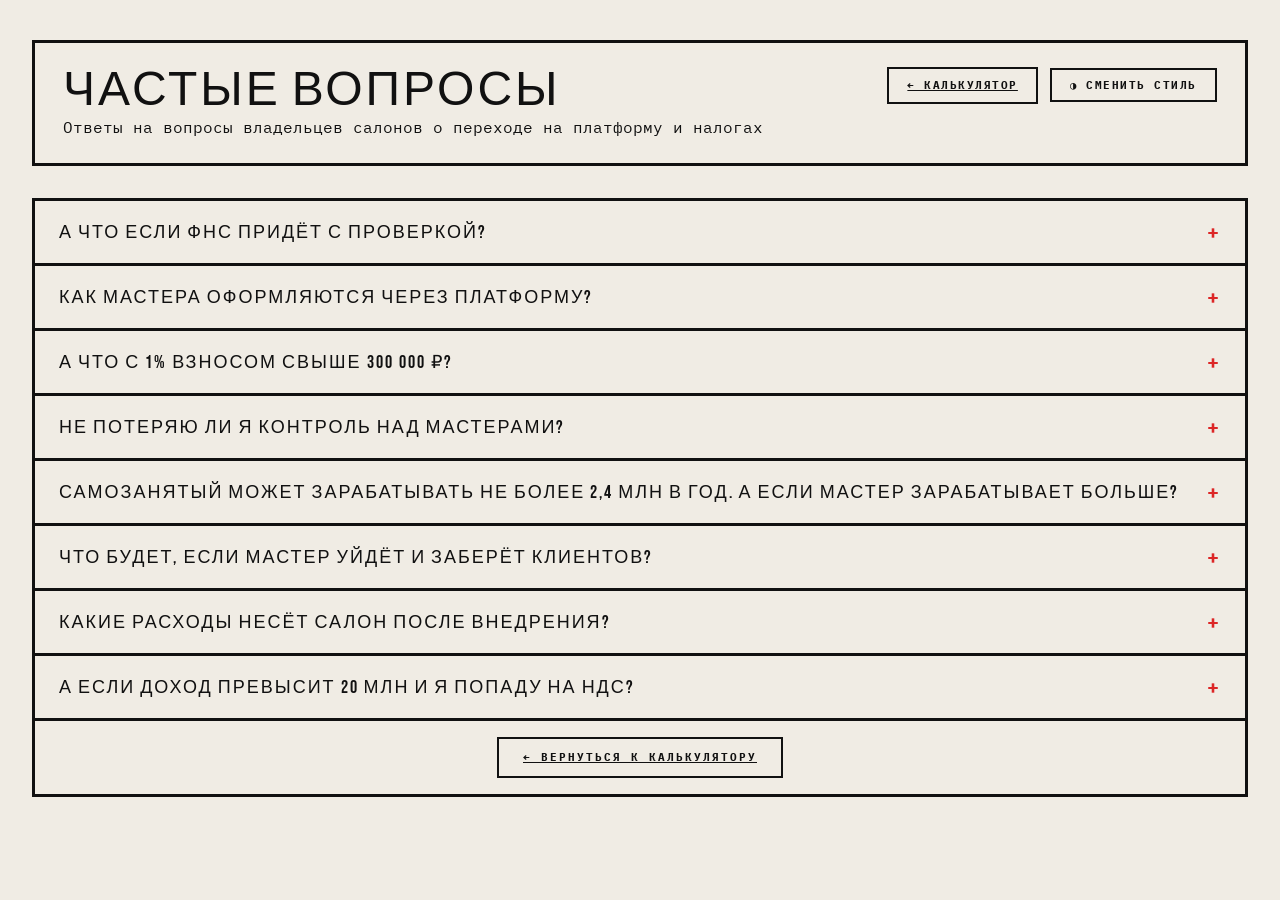
<file: faq.html>
<!doctype html>
<html lang="ru">
<head>
  <meta charset="utf-8" />
  <meta name="viewport" content="width=device-width, initial-scale=1" />
  <title>FAQ — Частые вопросы</title>
  <link rel="preconnect" href="https://fonts.googleapis.com">
  <link rel="preconnect" href="https://fonts.gstatic.com" crossorigin>
  <link href="https://fonts.googleapis.com/css2?family=Bebas+Neue&family=IBM+Plex+Mono:wght@400;500;600;700&family=Plus+Jakarta+Sans:wght@400;500;600;700;800&display=swap" rel="stylesheet">
  <link rel="stylesheet" href="./styles.css" />
</head>
<body>
  <div class="wrap">
    <div class="top-bar">
      <div>
        <h1>Частые вопросы</h1>
        <p>Ответы на вопросы владельцев салонов о переходе на платформу и налогах</p>
      </div>
      <div class="top-actions">
        <a href="index.html" class="btn-theme">← Калькулятор</a>
        <button class="btn-theme" id="themeToggle">◑ Сменить стиль</button>
      </div>
    </div>

    <div class="faq-list">

      <details class="faq-item">
        <summary>А что если ФНС придёт с проверкой?</summary>
        <div class="faq-body">
          <p>При работе через платформу мастера оформлены как самозанятые (плательщики НПД) — это полностью легальный статус, закреплённый ФЗ-422 от 27.11.2018.</p>
          <p>Ключевые условия, чтобы ФНС не переквалифицировала в трудовые отношения:</p>
          <ul>
            <li>Мастер сам определяет свой график работы</li>
            <li>Мастер сам устанавливает цены на свои услуги</li>
            <li>Нет подчинения правилам внутреннего распорядка салона</li>
            <li>Оплата идёт за конкретные услуги, а не за отработанное время</li>
            <li>Договор — аренды рабочего места, а не трудовой</li>
          </ul>
          <p>Платформа обеспечивает все эти условия автоматически: договоры, чеки, раздельные денежные потоки.</p>
          <p class="faq-ref">Основание: ФЗ-422 от 27.11.2018, Письмо ФНС от 15.04.2022 № ЕА-4-15/4674@</p>
        </div>
      </details>

      <details class="faq-item">
        <summary>Как мастера оформляются через платформу?</summary>
        <div class="faq-body">
          <p>Мастер регистрируется как самозанятый (НПД) через приложение «Мой налог» — это занимает 5 минут. После этого:</p>
          <ul>
            <li>Салон заключает с мастером договор аренды рабочего места</li>
            <li>Клиент платит через платформу — деньги автоматически делятся</li>
            <li>Мастер получает свою долю, платформа формирует чек</li>
            <li>Налог 6% (или 4% с физлиц) списывается автоматически</li>
          </ul>
          <p>Салону не нужно начислять НДФЛ, взносы, вести кадровый учёт на мастеров.</p>
        </div>
      </details>

      <details class="faq-item">
        <summary>А что с 1% взносом свыше 300 000 ₽?</summary>
        <div class="faq-body">
          <p>ИП на УСН 6% платит 1% от дохода свыше 300 000 ₽ в год. Этот взнос остаётся, но:</p>
          <ul>
            <li>После внедрения доход салона = доля от аренды (меньше, чем полный оборот)</li>
            <li>Значит, 1% взнос уменьшается пропорционально</li>
            <li>На УСН 15% — 1% считается от прибыли (доходы минус расходы), что ещё меньше</li>
          </ul>
          <p>Пример: оборот 6,5 млн → 1% = 62 000 ₽. После внедрения доход 3,9 млн → 1% = 36 000 ₽. Экономия 26 000 ₽/мес.</p>
          <p class="faq-ref">Основание: п. 1 ст. 430 НК РФ, кап 277 571 ₽ (2024)</p>
        </div>
      </details>

      <details class="faq-item">
        <summary>Не потеряю ли я контроль над мастерами?</summary>
        <div class="faq-body">
          <p>Нет. Платформа даёт больше контроля, а не меньше:</p>
          <ul>
            <li>Вы видите все записи, выручку каждого мастера в реальном времени</li>
            <li>Деньги проходят через платформу — нет «левых» расчётов</li>
            <li>Вы устанавливаете условия аренды и можете менять сплит</li>
            <li>Мастер заинтересован работать в вашем салоне — ему выгоднее, чем в найме</li>
          </ul>
          <p>Разница в том, что юридически мастер — не ваш сотрудник, а партнёр. Но экономически вы контролируете площадку.</p>
        </div>
      </details>

      <details class="faq-item">
        <summary>Самозанятый может зарабатывать не более 2,4 млн в год. А если мастер зарабатывает больше?</summary>
        <div class="faq-body">
          <p>Лимит НПД — 2,4 млн ₽ в год. Если мастер зарабатывает больше, есть варианты:</p>
          <ul>
            <li><strong>ИП на УСН 6%</strong> — мастер регистрируется как ИП, платит 6% + фикс.взносы. Лимит дохода — до 490,5 млн ₽ (2026)</li>
            <li><strong>Несколько мастеров</strong> — если это команда, каждый оформлен отдельно</li>
          </ul>
          <p>Платформа поддерживает работу и с самозанятыми, и с ИП.</p>
          <p class="faq-ref">Основание: п. 8 ст. 2 ФЗ-422 от 27.11.2018</p>
        </div>
      </details>

      <details class="faq-item">
        <summary>Что будет, если мастер уйдёт и заберёт клиентов?</summary>
        <div class="faq-body">
          <p>Это риск, который существует и в найме. Но платформа его снижает:</p>
          <ul>
            <li>Клиенты записываются через салон/платформу — база остаётся у вас</li>
            <li>Мастер привязан к вашей инфраструктуре: оборудование, локация, поток клиентов</li>
            <li>Вы можете включить в договор аренды условия о неконкуренции в радиусе</li>
            <li>Высокий заработок мастера через платформу — лучшая мотивация остаться</li>
          </ul>
        </div>
      </details>

      <details class="faq-item">
        <summary>Какие расходы несёт салон после внедрения?</summary>
        <div class="faq-body">
          <p>После внедрения структура расходов упрощается:</p>
          <ul>
            <li><strong>Комиссия платформы</strong> — фиксированный % от оборота (обычно 5%)</li>
            <li><strong>Аренда помещения</strong> — остаётся как есть</li>
            <li><strong>Коммуналка, расходники</strong> — остаётся</li>
            <li><strong>Налог УСН</strong> — от дохода салона (доля аренды)</li>
          </ul>
          <p>Что исчезает: ФОТ мастеров, НДФЛ, страховые взносы за мастеров, эквайринг (переходит на платформу), кадровый учёт.</p>
        </div>
      </details>

      <details class="faq-item">
        <summary>А если доход превысит 20 млн и я попаду на НДС?</summary>
        <div class="faq-body">
          <p>С 2026 года при доходе свыше 20 млн ₽/год на УСН возникает обязанность платить НДС. Но:</p>
          <ul>
            <li>После внедрения ваш «доход» = доля аренды, а не весь оборот салона</li>
            <li>Если оборот 6,5 млн/мес, но ваша доля 60% = 3,9 млн/мес = 46,8 млн/год — порог превышен</li>
            <li>Если сплит 40/60 при обороте 2,8 млн/мес — ваш доход = 1,68 млн/мес = 20,1 млн/год — на границе</li>
          </ul>
          <p>Используйте наш <a href="vat-usn.html" style="color:var(--accent);">калькулятор НДС на УСН 2026</a> для точного расчёта.</p>
          <p class="faq-ref">Основание: ФЗ-176 от 12.07.2024, ФЗ-425 от 28.11.2025</p>
        </div>
      </details>

    </div>

    <div class="bottom-toolbar">
      <a href="index.html" class="export-btn">← Вернуться к калькулятору</a>
    </div>
  </div>

  <script>
    const t=document.getElementById("themeToggle");
    if(t)t.addEventListener("click",()=>{const m=document.body.classList.toggle("theme-modern");t.textContent=m?"◐ Брутализм":"◑ Сменить стиль";});
  </script>
</body>
</html>
</file>
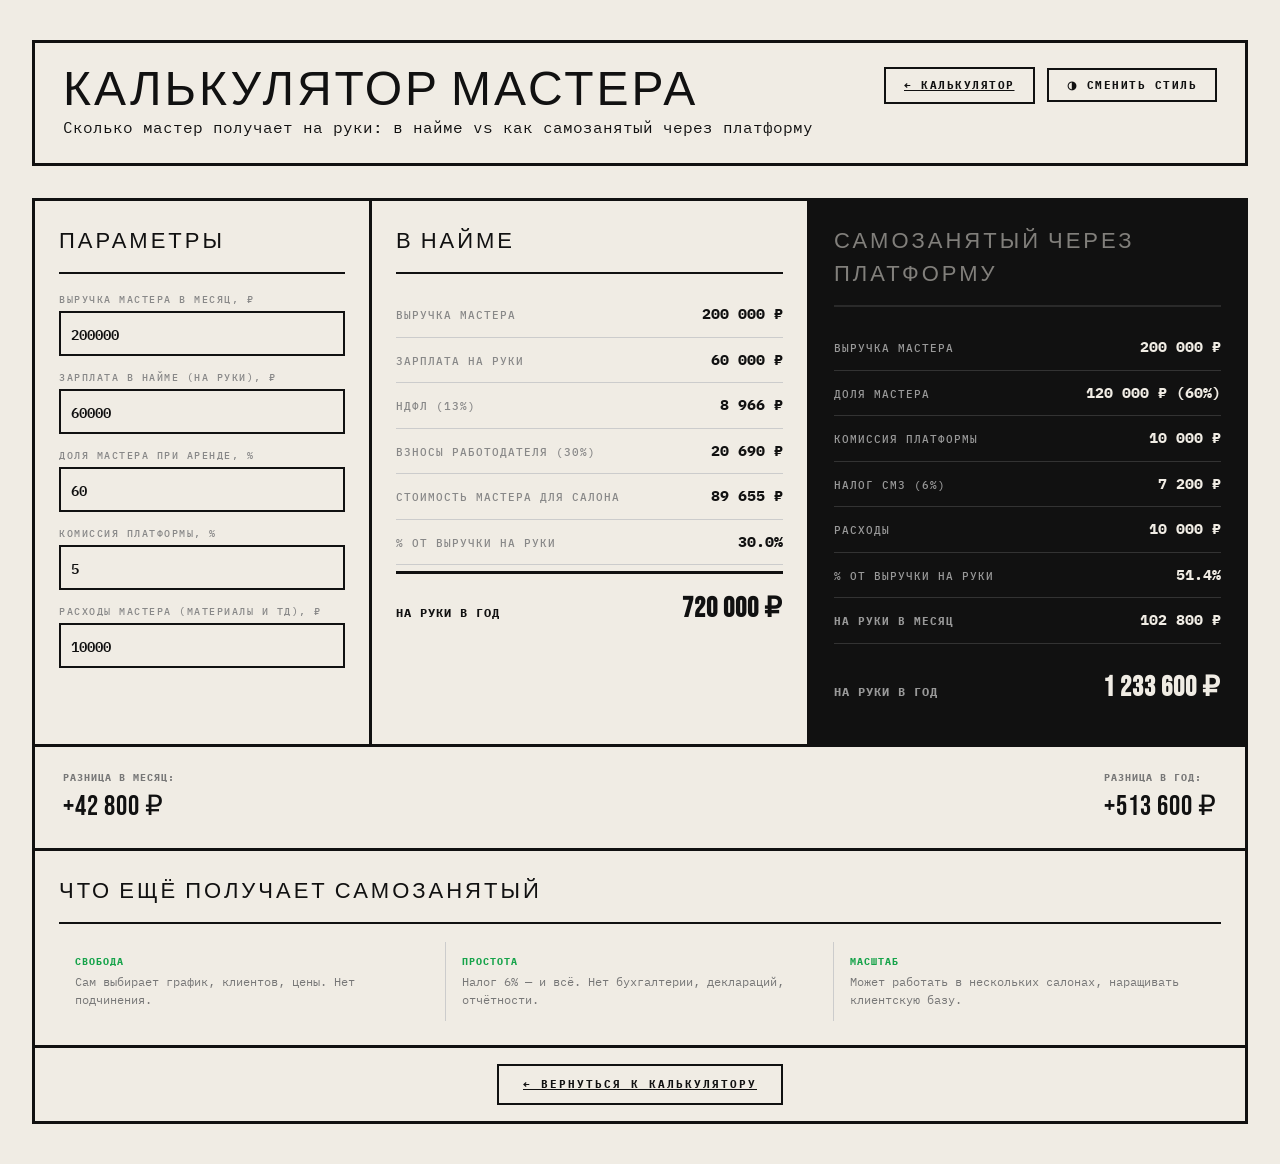
<file: master.html>
<!doctype html>
<html lang="ru">
<head>
  <meta charset="utf-8" />
  <meta name="viewport" content="width=device-width, initial-scale=1" />
  <title>Калькулятор для мастера</title>
  <link rel="preconnect" href="https://fonts.googleapis.com">
  <link rel="preconnect" href="https://fonts.gstatic.com" crossorigin>
  <link href="https://fonts.googleapis.com/css2?family=Bebas+Neue&family=IBM+Plex+Mono:wght@400;500;600;700&family=Plus+Jakarta+Sans:wght@400;500;600;700;800&display=swap" rel="stylesheet">
  <link rel="stylesheet" href="./styles.css" />
</head>
<body>
  <div class="wrap">
    <div class="top-bar">
      <div>
        <h1>Калькулятор мастера</h1>
        <p>Сколько мастер получает на руки: в найме vs как самозанятый через платформу</p>
      </div>
      <div class="top-actions">
        <a href="index.html" class="btn-theme">← Калькулятор</a>
        <button class="btn-theme" id="themeToggle">◑ Сменить стиль</button>
      </div>
    </div>

    <div class="grid" style="grid-template-columns: 340px 1fr 1fr;">
      <div class="card">
        <h3>Параметры</h3>
        <label>Выручка мастера в месяц, ₽
          <input id="mRevenue" type="number" value="200000" min="0" step="5000">
        </label>
        <label>Зарплата в найме (на руки), ₽
          <input id="mSalary" type="number" value="60000" min="0" step="1000">
        </label>
        <label>Доля мастера при аренде, %
          <input id="mSplit" type="number" value="60" min="0" max="100" step="5">
        </label>
        <label>Комиссия платформы, %
          <input id="mPlatform" type="number" value="5" min="0" max="20" step="0.5">
        </label>
        <label>Расходы мастера (материалы и тд), ₽
          <input id="mExpenses" type="number" value="10000" min="0" step="1000">
        </label>
      </div>

      <div class="card">
        <h3>В найме</h3>
        <div class="stat"><span>Выручка мастера</span><span class="val" id="hRevenue">—</span></div>
        <div class="stat"><span>Зарплата на руки</span><span class="val" id="hSalary">—</span></div>
        <div class="stat"><span>НДФЛ (13%)</span><span class="val" id="hNdfl">—</span></div>
        <div class="stat"><span>Взносы работодателя (30%)</span><span class="val" id="hContrib">—</span></div>
        <div class="stat"><span>Стоимость мастера для салона</span><span class="val" id="hCostSalon">—</span></div>
        <div class="stat"><span>% от выручки на руки</span><span class="val" id="hPct">—</span></div>
        <div class="stat"><span><strong>На руки в год</strong></span><span class="val" id="hYear">—</span></div>
      </div>

      <div class="card">
        <h3>Самозанятый через платформу</h3>
        <div class="stat"><span>Выручка мастера</span><span class="val" id="sRevenue">—</span></div>
        <div class="stat"><span>Доля мастера</span><span class="val" id="sSplit">—</span></div>
        <div class="stat"><span>Комиссия платформы</span><span class="val" id="sPlatform">—</span></div>
        <div class="stat"><span>Налог СМЗ (6%)</span><span class="val" id="sTax">—</span></div>
        <div class="stat"><span>Расходы</span><span class="val" id="sExp">—</span></div>
        <div class="stat"><span>% от выручки на руки</span><span class="val" id="sPct">—</span></div>
        <div class="stat"><span><strong>На руки в месяц</strong></span><span class="val" id="sNet">—</span></div>
        <div class="stat"><span><strong>На руки в год</strong></span><span class="val" id="sYear">—</span></div>
      </div>
    </div>

    <div class="diff" id="diffBox">
      <div><strong>Разница в месяц:</strong><br><span id="diffMonth">—</span></div>
      <div><strong>Разница в год:</strong><br><span id="diffYear">—</span></div>
    </div>

    <div class="card" style="border-top:none; margin-top:0;">
      <h3>Что ещё получает самозанятый</h3>
      <div style="display:grid; grid-template-columns:1fr 1fr 1fr; gap:0;">
        <div style="padding:12px 16px; border-right:1px solid var(--border-light);">
          <div style="font-size:10px; color:var(--accent-green); text-transform:uppercase; letter-spacing:1px; font-weight:700;">Свобода</div>
          <div style="font-size:12px; margin-top:4px; color:var(--text-muted);">Сам выбирает график, клиентов, цены. Нет подчинения.</div>
        </div>
        <div style="padding:12px 16px; border-right:1px solid var(--border-light);">
          <div style="font-size:10px; color:var(--accent-green); text-transform:uppercase; letter-spacing:1px; font-weight:700;">Простота</div>
          <div style="font-size:12px; margin-top:4px; color:var(--text-muted);">Налог 6% — и всё. Нет бухгалтерии, деклараций, отчётности.</div>
        </div>
        <div style="padding:12px 16px;">
          <div style="font-size:10px; color:var(--accent-green); text-transform:uppercase; letter-spacing:1px; font-weight:700;">Масштаб</div>
          <div style="font-size:12px; margin-top:4px; color:var(--text-muted);">Может работать в нескольких салонах, наращивать клиентскую базу.</div>
        </div>
      </div>
    </div>

    <div class="bottom-toolbar">
      <a href="index.html" class="export-btn">← Вернуться к калькулятору</a>
    </div>
  </div>

  <script>
    const $=id=>document.getElementById(id);
    const n=el=>{const v=parseFloat(el?.value);return isFinite(v)?v:0;};
    const fmt=n=>Math.round(n).toString().replace(/\B(?=(\d{3})+(?!\d))/g," ")+" ₽";

    function calc(){
      const rev=Math.max(0,n($("mRevenue")));
      const sal=Math.max(0,n($("mSalary")));
      const split=Math.max(0,Math.min(100,n($("mSplit"))));
      const platRate=Math.max(0,n($("mPlatform")));
      const exp=Math.max(0,n($("mExpenses")));

      // Найм
      const ndfl=sal*13/87; // обратный расчёт: sal = gross - 13%, gross = sal/0.87
      const gross=sal+ndfl;
      const contrib=gross*0.30;
      const costSalon=gross+contrib;
      const pctH=rev>0?((sal/rev)*100).toFixed(1):0;

      $("hRevenue").textContent=fmt(rev);
      $("hSalary").textContent=fmt(sal);
      $("hNdfl").textContent=fmt(ndfl);
      $("hContrib").textContent=fmt(contrib);
      $("hCostSalon").textContent=fmt(costSalon);
      $("hPct").textContent=pctH+"%";
      $("hYear").textContent=fmt(sal*12);

      // Самозанятый
      const masterShare=rev*split/100;
      const platFee=rev*platRate/100;
      const smzTax=masterShare*0.06;
      const sNet=masterShare-smzTax-exp;
      const pctS=rev>0?((sNet/rev)*100).toFixed(1):0;

      $("sRevenue").textContent=fmt(rev);
      $("sSplit").textContent=fmt(masterShare)+" ("+split+"%)";
      $("sPlatform").textContent=fmt(platFee);
      $("sTax").textContent=fmt(smzTax);
      $("sExp").textContent=fmt(exp);
      $("sPct").textContent=pctS+"%";
      $("sNet").textContent=fmt(sNet);
      $("sYear").textContent=fmt(sNet*12);

      const diffM=sNet-sal;
      const diffY=diffM*12;
      $("diffMonth").textContent=(diffM>=0?"+":"")+fmt(diffM);
      $("diffYear").textContent=(diffY>=0?"+":"")+fmt(diffY);
      $("diffBox").classList.toggle("danger",diffM<0);
    }

    ["mRevenue","mSalary","mSplit","mPlatform","mExpenses"].forEach(id=>{
      const el=$(id);if(el){el.addEventListener("input",calc);el.addEventListener("change",calc);}
    });

    const t=$("themeToggle");
    if(t)t.addEventListener("click",()=>{const m=document.body.classList.toggle("theme-modern");t.textContent=m?"◐ Брутализм":"◑ Сменить стиль";});

    calc();
  </script>
</body>
</html>
</file>
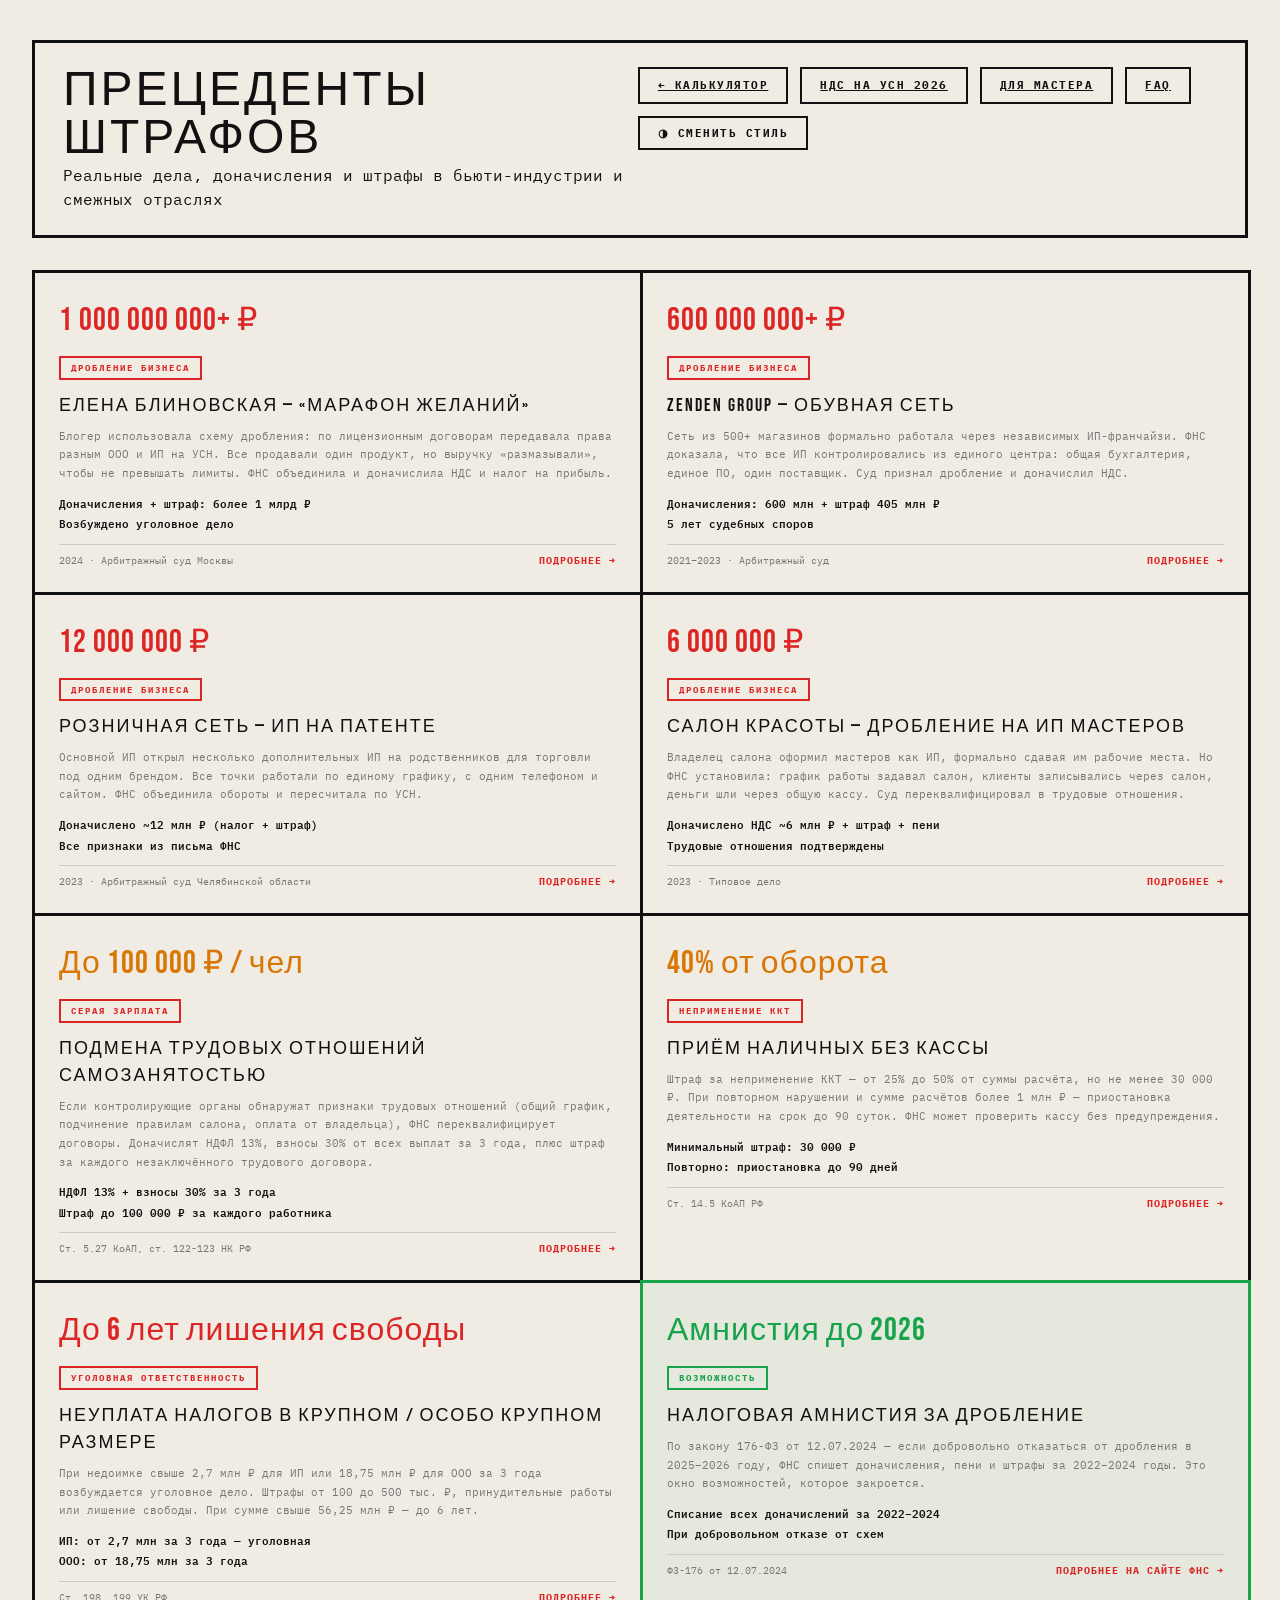
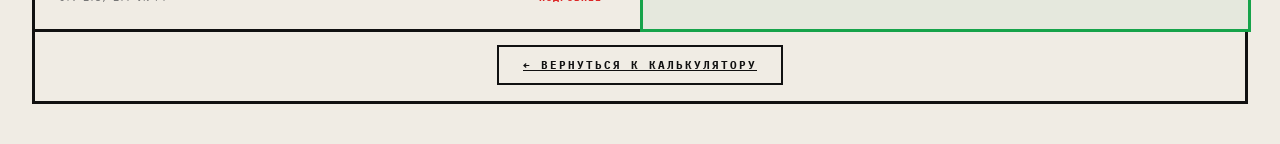
<file: precedents (1).html>
<!doctype html>
<html lang="ru">
<head>
  <meta charset="utf-8" />
  <meta name="viewport" content="width=device-width, initial-scale=1" />
  <title>Прецеденты штрафов — Салоны красоты</title>

  <link rel="preconnect" href="https://fonts.googleapis.com">
  <link rel="preconnect" href="https://fonts.gstatic.com" crossorigin>
  <link href="https://fonts.googleapis.com/css2?family=Bebas+Neue&family=IBM+Plex+Mono:wght@400;500;600;700&family=Plus+Jakarta+Sans:wght@400;500;600;700;800&display=swap" rel="stylesheet">

  <link rel="stylesheet" href="./styles.css" />
</head>

<body>
  <div class="wrap">

    <div class="top-bar">
      <div>
        <h1>Прецеденты штрафов</h1>
        <p>Реальные дела, доначисления и штрафы в бьюти-индустрии и смежных отраслях</p>
      </div>
      <div class="top-actions">
        <a href="index.html" class="btn-theme">← Калькулятор</a>
        <a href="vat-usn.html" class="btn-theme">НДС на УСН 2026</a>
        <a href="master.html" class="btn-theme">Для мастера</a>
        <a href="faq.html" class="btn-theme">FAQ</a>
        <button class="btn-theme" id="themeToggle">◑ Сменить стиль</button>
      </div>
    </div>

    <!-- Прецеденты -->
    <div class="precedents-grid">

      <div class="precedent-card">
        <div class="precedent-amount red">1 000 000 000+ ₽</div>
        <div class="precedent-tag">Дробление бизнеса</div>
        <h3>Елена Блиновская — «Марафон желаний»</h3>
        <p>Блогер использовала схему дробления: по лицензионным договорам передавала права разным ООО и ИП на УСН. Все продавали один продукт, но выручку «размазывали», чтобы не превышать лимиты. ФНС объединила и доначислила НДС и налог на прибыль.</p>
        <div class="precedent-details">
          <span>Доначисления + штраф: более 1 млрд ₽</span>
          <span>Возбуждено уголовное дело</span>
        </div>
        <div class="precedent-meta">
          <span>2024 · Арбитражный суд Москвы</span>
          <a href="https://ria.ru/20231113/blinovskaya-1909060179.html" target="_blank" rel="noopener">Подробнее →</a>
        </div>
      </div>

      <div class="precedent-card">
        <div class="precedent-amount red">600 000 000+ ₽</div>
        <div class="precedent-tag">Дробление бизнеса</div>
        <h3>Zenden Group — обувная сеть</h3>
        <p>Сеть из 500+ магазинов формально работала через независимых ИП-франчайзи. ФНС доказала, что все ИП контролировались из единого центра: общая бухгалтерия, единое ПО, один поставщик. Суд признал дробление и доначислил НДС.</p>
        <div class="precedent-details">
          <span>Доначисления: 600 млн + штраф 405 млн ₽</span>
          <span>5 лет судебных споров</span>
        </div>
        <div class="precedent-meta">
          <span>2021–2023 · Арбитражный суд</span>
          <a href="https://www.kommersant.ru/doc/5765439" target="_blank" rel="noopener">Подробнее →</a>
        </div>
      </div>

      <div class="precedent-card">
        <div class="precedent-amount red">12 000 000 ₽</div>
        <div class="precedent-tag">Дробление бизнеса</div>
        <h3>Розничная сеть — ИП на патенте</h3>
        <p>Основной ИП открыл несколько дополнительных ИП на родственников для торговли под одним брендом. Все точки работали по единому графику, с одним телефоном и сайтом. ФНС объединила обороты и пересчитала по УСН.</p>
        <div class="precedent-details">
          <span>Доначислено ~12 млн ₽ (налог + штраф)</span>
          <span>Все признаки из письма ФНС</span>
        </div>
        <div class="precedent-meta">
          <span>2023 · Арбитражный суд Челябинской области</span>
          <a href="https://kad.arbitr.ru/Card/a2469a2c-c03e-452b-901e-bc33e501fbae" target="_blank" rel="noopener">Подробнее →</a>
        </div>
      </div>

      <div class="precedent-card">
        <div class="precedent-amount red">6 000 000 ₽</div>
        <div class="precedent-tag">Дробление бизнеса</div>
        <h3>Салон красоты — дробление на ИП мастеров</h3>
        <p>Владелец салона оформил мастеров как ИП, формально сдавая им рабочие места. Но ФНС установила: график работы задавал салон, клиенты записывались через салон, деньги шли через общую кассу. Суд переквалифицировал в трудовые отношения.</p>
        <div class="precedent-details">
          <span>Доначислено НДС ~6 млн ₽ + штраф + пени</span>
          <span>Трудовые отношения подтверждены</span>
        </div>
        <div class="precedent-meta">
          <span>2023 · Типовое дело</span>
          <a href="https://secrets.tbank.ru/buhgalteriya/riski-drobleniya-biznesa/" target="_blank" rel="noopener">Подробнее →</a>
        </div>
      </div>

      <div class="precedent-card">
        <div class="precedent-amount orange">До 100 000 ₽ / чел</div>
        <div class="precedent-tag">Серая зарплата</div>
        <h3>Подмена трудовых отношений самозанятостью</h3>
        <p>Если контролирующие органы обнаружат признаки трудовых отношений (общий график, подчинение правилам салона, оплата от владельца), ФНС переквалифицирует договоры. Доначислят НДФЛ 13%, взносы 30% от всех выплат за 3 года, плюс штраф за каждого незаключённого трудового договора.</p>
        <div class="precedent-details">
          <span>НДФЛ 13% + взносы 30% за 3 года</span>
          <span>Штраф до 100 000 ₽ за каждого работника</span>
        </div>
        <div class="precedent-meta">
          <span>Ст. 5.27 КоАП, ст. 122-123 НК РФ</span>
          <a href="https://konsol.pro/blog/samozanyatomu-buti-masteru-otkryt-salon-krasoty" target="_blank" rel="noopener">Подробнее →</a>
        </div>
      </div>

      <div class="precedent-card">
        <div class="precedent-amount orange">40% от оборота</div>
        <div class="precedent-tag">Неприменение ККТ</div>
        <h3>Приём наличных без кассы</h3>
        <p>Штраф за неприменение ККТ — от 25% до 50% от суммы расчёта, но не менее 30 000 ₽. При повторном нарушении и сумме расчётов более 1 млн ₽ — приостановка деятельности на срок до 90 суток. ФНС может проверить кассу без предупреждения.</p>
        <div class="precedent-details">
          <span>Минимальный штраф: 30 000 ₽</span>
          <span>Повторно: приостановка до 90 дней</span>
        </div>
        <div class="precedent-meta">
          <span>Ст. 14.5 КоАП РФ</span>
          <a href="https://www.sberbank.ru/start/articles/salon/tax_regime" target="_blank" rel="noopener">Подробнее →</a>
        </div>
      </div>

      <div class="precedent-card">
        <div class="precedent-amount red">До 6 лет лишения свободы</div>
        <div class="precedent-tag">Уголовная ответственность</div>
        <h3>Неуплата налогов в крупном / особо крупном размере</h3>
        <p>При недоимке свыше 2,7 млн ₽ для ИП или 18,75 млн ₽ для ООО за 3 года возбуждается уголовное дело. Штрафы от 100 до 500 тыс. ₽, принудительные работы или лишение свободы. При сумме свыше 56,25 млн ₽ — до 6 лет.</p>
        <div class="precedent-details">
          <span>ИП: от 2,7 млн за 3 года — уголовная</span>
          <span>ООО: от 18,75 млн за 3 года</span>
        </div>
        <div class="precedent-meta">
          <span>Ст. 198, 199 УК РФ</span>
          <a href="https://pravovest-audit.ru/nashi-statii-nalogi-i-buhuchet/tax-liability/" target="_blank" rel="noopener">Подробнее →</a>
        </div>
      </div>

      <div class="precedent-card highlight">
        <div class="precedent-amount green">Амнистия до 2026</div>
        <div class="precedent-tag tag-green">Возможность</div>
        <h3>Налоговая амнистия за дробление</h3>
        <p>По закону 176-ФЗ от 12.07.2024 — если добровольно отказаться от дробления в 2025–2026 году, ФНС спишет доначисления, пени и штрафы за 2022–2024 годы. Это окно возможностей, которое закроется.</p>
        <div class="precedent-details">
          <span>Списание всех доначислений за 2022–2024</span>
          <span>При добровольном отказе от схем</span>
        </div>
        <div class="precedent-meta">
          <span>ФЗ-176 от 12.07.2024</span>
          <a href="https://www.nalog.gov.ru/rn77/promo/na/" target="_blank" rel="noopener">Подробнее на сайте ФНС →</a>
        </div>
      </div>

    </div>

    <div class="bottom-toolbar">
      <a href="index.html" class="export-btn">← Вернуться к калькулятору</a>
    </div>

  </div>

  <script>
    const themeBtn = document.getElementById("themeToggle");
    if (themeBtn) {
      themeBtn.addEventListener("click", () => {
        const isModern = document.body.classList.toggle("theme-modern");
        themeBtn.textContent = isModern ? "◐ Брутализм" : "◑ Сменить стиль";
      });
    }
  </script>
</body>
</html>
</file>
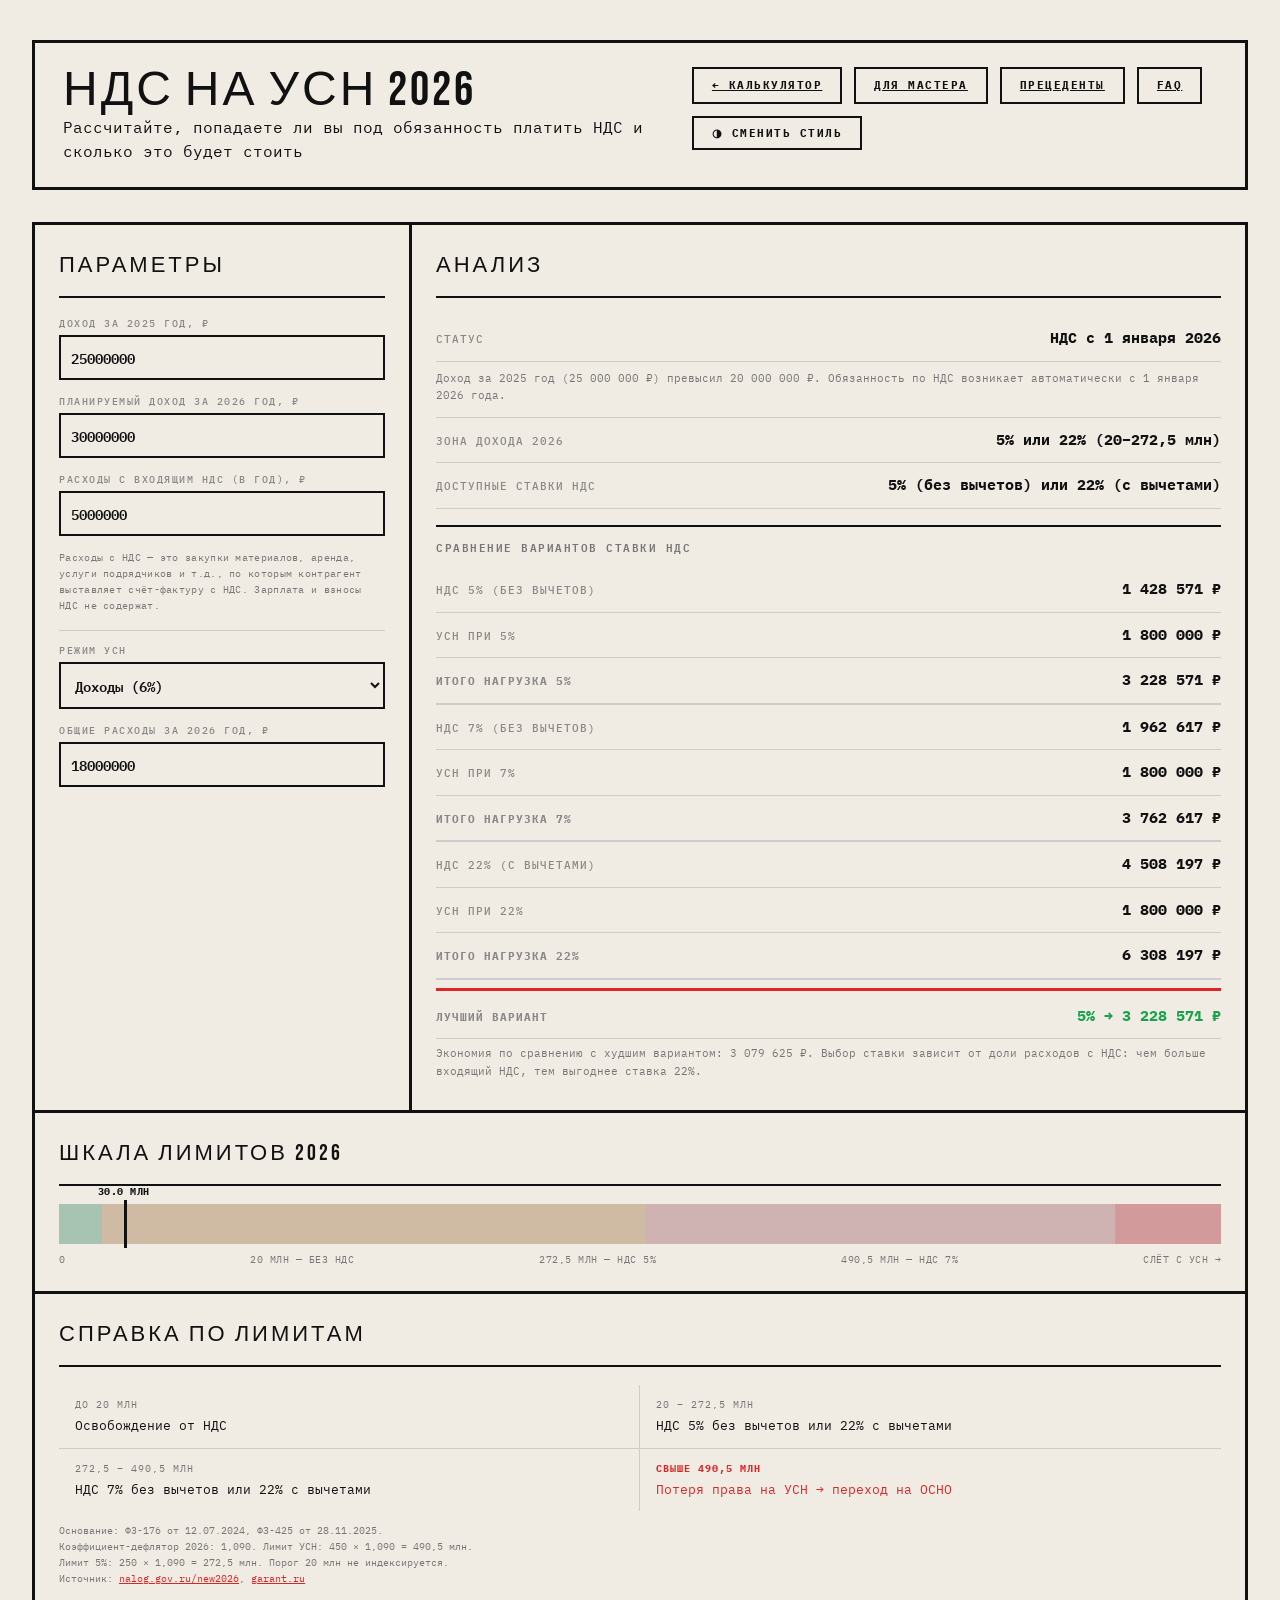
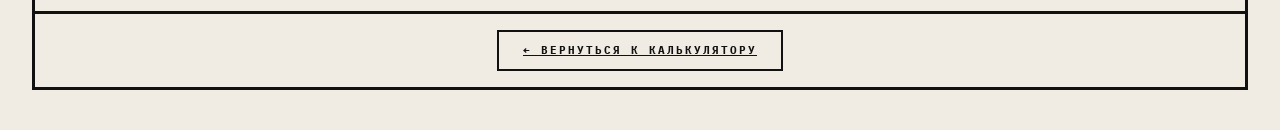
<file: vat-usn (1).html>
<!doctype html>
<html lang="ru">
<head>
  <meta charset="utf-8" />
  <meta name="viewport" content="width=device-width, initial-scale=1" />
  <title>Калькулятор НДС на УСН 2026</title>

  <link rel="preconnect" href="https://fonts.googleapis.com">
  <link rel="preconnect" href="https://fonts.gstatic.com" crossorigin>
  <link href="https://fonts.googleapis.com/css2?family=Bebas+Neue&family=IBM+Plex+Mono:wght@400;500;600;700&family=Plus+Jakarta+Sans:wght@400;500;600;700;800&display=swap" rel="stylesheet">

  <link rel="stylesheet" href="./styles.css" />
</head>

<body>
  <div class="wrap">

    <div class="top-bar">
      <div>
        <h1>НДС на УСН 2026</h1>
        <p>Рассчитайте, попадаете ли вы под обязанность платить НДС и сколько это будет стоить</p>
      </div>
      <div class="top-actions">
        <a href="index.html" class="btn-theme">← Калькулятор</a>
        <a href="master.html" class="btn-theme">Для мастера</a>
        <a href="precedents.html" class="btn-theme">Прецеденты</a>
        <a href="faq.html" class="btn-theme">FAQ</a>
        <button class="btn-theme" id="themeToggle">◑ Сменить стиль</button>
      </div>
    </div>

    <div class="grid" style="grid-template-columns: 380px 1fr;">

      <!-- ВВОД -->
      <div class="card">
        <h3>Параметры</h3>

        <label>Доход за 2025 год, ₽
          <input id="income2025" type="number" value="25000000" min="0" step="100000">
        </label>

        <label>Планируемый доход за 2026 год, ₽
          <input id="income2026" type="number" value="30000000" min="0" step="100000">
        </label>

        <label>Расходы с входящим НДС (в год), ₽
          <input id="expensesVat" type="number" value="5000000" min="0" step="100000">
        </label>

        <p class="muted" style="margin-top:8px;">
          Расходы с НДС — это закупки материалов, аренда, услуги подрядчиков и т.д.,
          по которым контрагент выставляет счёт-фактуру с НДС.
          Зарплата и взносы НДС не содержат.
        </p>

        <div style="margin-top:16px; padding-top:12px; border-top: 1px solid var(--border-light);">
          <label>Режим УСН
            <select id="usnMode">
              <option value="income">Доходы (6%)</option>
              <option value="income_expense">Доходы минус расходы (15%)</option>
            </select>
          </label>

          <label>Общие расходы за 2026 год, ₽
            <input id="totalExpenses" type="number" value="18000000" min="0" step="100000">
          </label>
        </div>
      </div>

      <!-- РЕЗУЛЬТАТ -->
      <div class="card">
        <h3>Анализ</h3>

        <!-- Статус -->
        <div class="stat" id="rowStatus">
          <span id="statusLabel">Статус</span>
          <span class="val" id="statusVal">—</span>
        </div>

        <div id="statusExplain" style="font-size:11px; color:var(--text-muted); padding:8px 0 12px; line-height:1.6; border-bottom:1px solid var(--border-light);"></div>

        <!-- Зона -->
        <div class="stat">
          <span>Зона дохода 2026</span>
          <span class="val" id="zoneVal">—</span>
        </div>

        <!-- Доступные ставки -->
        <div class="stat">
          <span>Доступные ставки НДС</span>
          <span class="val" id="ratesVal">—</span>
        </div>

        <div style="margin-top:16px; padding-top:12px; border-top: 2px solid var(--border);">

          <!-- Сравнение 3 вариантов -->
          <div style="font-size:11px; text-transform:uppercase; letter-spacing:1.5px; color:var(--text-muted); margin-bottom:12px; font-weight:600;">
            Сравнение вариантов ставки НДС
          </div>

          <!-- 5% -->
          <div class="stat"><span>НДС 5% (без вычетов)</span><span class="val" id="vat5">—</span></div>
          <div class="stat"><span>УСН при 5%</span><span class="val" id="usn5">—</span></div>
          <div class="stat" style="border-bottom:2px solid var(--border-light);">
            <span><strong>Итого нагрузка 5%</strong></span>
            <span class="val" id="total5">—</span>
          </div>

          <!-- 7% -->
          <div class="stat"><span>НДС 7% (без вычетов)</span><span class="val" id="vat7">—</span></div>
          <div class="stat"><span>УСН при 7%</span><span class="val" id="usn7">—</span></div>
          <div class="stat" style="border-bottom:2px solid var(--border-light);">
            <span><strong>Итого нагрузка 7%</strong></span>
            <span class="val" id="total7">—</span>
          </div>

          <!-- 22% -->
          <div class="stat"><span>НДС 22% (с вычетами)</span><span class="val" id="vat22">—</span></div>
          <div class="stat"><span>УСН при 22%</span><span class="val" id="usn22">—</span></div>
          <div class="stat" style="border-bottom:2px solid var(--border-light);">
            <span><strong>Итого нагрузка 22%</strong></span>
            <span class="val" id="total22">—</span>
          </div>

          <div class="stat" style="border-top:3px solid var(--accent); margin-top:8px; padding-top:14px;">
            <span id="bestLabel"><strong>Лучший вариант</strong></span>
            <span class="val" id="bestVal" style="color:var(--accent-green);">—</span>
          </div>
          <div id="bestExplain" style="font-size:11px; color:var(--text-muted); padding:6px 0; line-height:1.6;"></div>

        </div>

        <!-- Если слёт с УСН -->
        <div id="usnLostBlock" class="hidden" style="margin-top:16px; padding:16px; border:2px solid var(--accent); background:rgba(220,38,38,0.05);">
          <div style="font-size:13px; font-weight:700; color:var(--accent); text-transform:uppercase; letter-spacing:1px;">
            ⚠ Потеря права на УСН
          </div>
          <div style="font-size:11px; color:var(--text-muted); margin-top:8px; line-height:1.6;" id="usnLostText"></div>
        </div>

      </div>

    </div>

    <!-- Шкала лимитов -->
    <div class="card" style="margin-top:0; border-top:none;">
      <h3>Шкала лимитов 2026</h3>
      <div id="scaleBar" style="position:relative; height:40px; background:var(--border-light); margin:16px 0 8px;"></div>
      <div style="display:flex; justify-content:space-between; font-size:10px; color:var(--text-muted); text-transform:uppercase; letter-spacing:0.5px;">
        <span>0</span>
        <span>20 млн — без НДС</span>
        <span>272,5 млн — НДС 5%</span>
        <span>490,5 млн — НДС 7%</span>
        <span>Слёт с УСН →</span>
      </div>
    </div>

    <!-- Справка -->
    <div class="card" style="border-top:none; margin-top:0;">
      <h3>Справка по лимитам</h3>
      <div style="display:grid; grid-template-columns:1fr 1fr; gap:0;">
        <div style="padding:12px 16px; border-right:1px solid var(--border-light); border-bottom:1px solid var(--border-light);">
          <div style="font-size:10px; color:var(--text-muted); text-transform:uppercase; letter-spacing:1px;">До 20 млн</div>
          <div style="font-size:13px; margin-top:4px;">Освобождение от НДС</div>
        </div>
        <div style="padding:12px 16px; border-bottom:1px solid var(--border-light);">
          <div style="font-size:10px; color:var(--text-muted); text-transform:uppercase; letter-spacing:1px;">20 – 272,5 млн</div>
          <div style="font-size:13px; margin-top:4px;">НДС 5% без вычетов или 22% с вычетами</div>
        </div>
        <div style="padding:12px 16px; border-right:1px solid var(--border-light);">
          <div style="font-size:10px; color:var(--text-muted); text-transform:uppercase; letter-spacing:1px;">272,5 – 490,5 млн</div>
          <div style="font-size:13px; margin-top:4px;">НДС 7% без вычетов или 22% с вычетами</div>
        </div>
        <div style="padding:12px 16px;">
          <div style="font-size:10px; color:var(--accent); text-transform:uppercase; letter-spacing:1px; font-weight:700;">Свыше 490,5 млн</div>
          <div style="font-size:13px; margin-top:4px; color:var(--accent);">Потеря права на УСН → переход на ОСНО</div>
        </div>
      </div>
      <div style="font-size:10px; color:var(--text-muted); margin-top:12px; line-height:1.6;">
        Основание: ФЗ-176 от 12.07.2024, ФЗ-425 от 28.11.2025.<br>
        Коэффициент-дефлятор 2026: 1,090. Лимит УСН: 450 × 1,090 = 490,5 млн.<br>
        Лимит 5%: 250 × 1,090 = 272,5 млн. Порог 20 млн не индексируется.<br>
        Источник: <a href="https://www.nalog.gov.ru/new2026/" target="_blank" rel="noopener" style="color:var(--accent);">nalog.gov.ru/new2026</a>,
        <a href="https://www.garant.ru/consult/popularnie-voprosi/2040005/" target="_blank" rel="noopener" style="color:var(--accent);">garant.ru</a>
      </div>
    </div>

    <div class="bottom-toolbar">
      <a href="index.html" class="export-btn">← Вернуться к калькулятору</a>
    </div>

  </div>

  <script>
    // Theme toggle
    const themeBtn = document.getElementById("themeToggle");
    if (themeBtn) {
      themeBtn.addEventListener("click", () => {
        const m = document.body.classList.toggle("theme-modern");
        themeBtn.textContent = m ? "◐ Брутализм" : "◑ Сменить стиль";
      });
    }

    // === CALCULATOR ===
    const LIMIT_FREE = 20_000_000;
    const LIMIT_5 = 272_500_000;
    const LIMIT_7 = 490_500_000;

    const $ = id => document.getElementById(id);
    const num = (el) => { const v = parseFloat(el?.value); return isFinite(v) ? v : 0; };
    const fmt = n => Math.round(n).toString().replace(/\B(?=(\d{3})+(?!\d))/g, " ") + " ₽";

    function calc() {
      const inc2025 = Math.max(0, num($("income2025")));
      const inc2026 = Math.max(0, num($("income2026")));
      const expVat = Math.max(0, num($("expensesVat")));
      const totalExp = Math.max(0, num($("totalExpenses")));
      const usnMode = $("usnMode").value;

      // 1. Статус: нужен ли НДС
      let status, statusExplain;
      if (inc2025 <= LIMIT_FREE && inc2026 <= LIMIT_FREE) {
        status = "Освобождены от НДС";
        statusExplain = `Доход за 2025 (${fmt(inc2025)}) и план на 2026 (${fmt(inc2026)}) не превышают порог ${fmt(LIMIT_FREE)}. НДС платить не нужно.`;
      } else if (inc2025 > LIMIT_FREE) {
        status = "НДС с 1 января 2026";
        statusExplain = `Доход за 2025 год (${fmt(inc2025)}) превысил ${fmt(LIMIT_FREE)}. Обязанность по НДС возникает автоматически с 1 января 2026 года.`;
      } else {
        status = "НДС в течение 2026";
        statusExplain = `Доход за 2025 (${fmt(inc2025)}) не превысил порог, но план на 2026 (${fmt(inc2026)}) превышает ${fmt(LIMIT_FREE)}. НДС начнётся с 1-го числа месяца, следующего за месяцем превышения.`;
      }

      $("statusVal").textContent = status;
      $("statusExplain").textContent = statusExplain;

      // Слёт с УСН
      const usnLost = inc2026 > LIMIT_7;
      $("usnLostBlock").classList.toggle("hidden", !usnLost);
      if (usnLost) {
        $("usnLostText").textContent = `Планируемый доход ${fmt(inc2026)} превышает лимит УСН ${fmt(LIMIT_7)}. Вы теряете право на УСН и переходите на ОСНО (НДС 22% + налог на прибыль 25%). Необходимо подготовиться к переходу заранее.`;
      }

      // Зона
      let zone;
      if (inc2026 <= LIMIT_FREE) zone = "Без НДС (до 20 млн)";
      else if (inc2026 <= LIMIT_5) zone = "5% или 22% (20–272,5 млн)";
      else if (inc2026 <= LIMIT_7) zone = "7% или 22% (272,5–490,5 млн)";
      else zone = "СЛЁТ С УСН (>490,5 млн)";
      $("zoneVal").textContent = zone;

      // Доступные ставки
      let rates;
      if (inc2026 <= LIMIT_FREE) rates = "Не применяется";
      else if (inc2026 <= LIMIT_5) rates = "5% (без вычетов) или 22% (с вычетами)";
      else if (inc2026 <= LIMIT_7) rates = "7% (без вычетов) или 22% (с вычетами)";
      else rates = "ОСНО: 22% НДС + 25% прибыль";
      $("ratesVal").textContent = rates;

      // Расчёт нагрузки для 3 вариантов
      const needsVat = (inc2025 > LIMIT_FREE || inc2026 > LIMIT_FREE) && !usnLost;

      function calcVariant(vatRate, withDeductions) {
        if (!needsVat) return { vat: 0, usn: 0, total: 0 };

        let vatAmount;
        if (withDeductions) {
          // 22% с вычетами: исходящий - входящий
          const vatOut = inc2026 * vatRate / (1 + vatRate);
          const vatIn = expVat * vatRate / (1 + vatRate);
          vatAmount = Math.max(0, vatOut - vatIn);
        } else {
          // 5%/7% без вычетов
          vatAmount = inc2026 * vatRate / (1 + vatRate);
        }

        // УСН считается от дохода включая НДС
        let usnTax;
        if (usnMode === "income") {
          usnTax = inc2026 * 0.06;
        } else {
          usnTax = Math.max((inc2026 - totalExp) * 0.15, inc2026 * 0.01);
        }

        return { vat: vatAmount, usn: usnTax, total: vatAmount + usnTax };
      }

      const v5 = calcVariant(0.05, false);
      const v7 = calcVariant(0.07, false);
      const v22 = calcVariant(0.22, true);

      $("vat5").textContent = fmt(v5.vat);
      $("usn5").textContent = fmt(v5.usn);
      $("total5").textContent = fmt(v5.total);

      $("vat7").textContent = fmt(v7.vat);
      $("usn7").textContent = fmt(v7.usn);
      $("total7").textContent = fmt(v7.total);

      $("vat22").textContent = fmt(v22.vat);
      $("usn22").textContent = fmt(v22.usn);
      $("total22").textContent = fmt(v22.total);

      // Лучший вариант
      if (!needsVat) {
        $("bestVal").textContent = "НДС не нужен";
        $("bestExplain").textContent = "Ваш доход не превышает порог. Платите только УСН.";
      } else {
        const options = [];
        if (inc2026 <= LIMIT_5) options.push({ name: "5%", total: v5.total });
        if (inc2026 > LIMIT_5 && inc2026 <= LIMIT_7) options.push({ name: "7%", total: v7.total });
        options.push({ name: "22% с вычетами", total: v22.total });

        options.sort((a, b) => a.total - b.total);
        const best = options[0];
        const worst = options[options.length - 1];
        const saving = worst.total - best.total;

        $("bestVal").textContent = `${best.name} → ${fmt(best.total)}`;
        $("bestExplain").textContent = saving > 0
          ? `Экономия по сравнению с худшим вариантом: ${fmt(saving)}. Выбор ставки зависит от доли расходов с НДС: чем больше входящий НДС, тем выгоднее ставка 22%.`
          : `Оба варианта дают одинаковую нагрузку.`;
      }

      // Шкала
      renderScale(inc2026);
    }

    function renderScale(income) {
      const bar = $("scaleBar");
      if (!bar) return;

      const max = LIMIT_7 * 1.1;
      const pct = v => Math.min(100, Math.max(0, (v / max) * 100));

      bar.innerHTML = `
        <div style="position:absolute;left:0;top:0;height:100%;width:${pct(LIMIT_FREE)}%;background:#16a34a;opacity:0.2;"></div>
        <div style="position:absolute;left:${pct(LIMIT_FREE)}%;top:0;height:100%;width:${pct(LIMIT_5) - pct(LIMIT_FREE)}%;background:#d97706;opacity:0.2;"></div>
        <div style="position:absolute;left:${pct(LIMIT_5)}%;top:0;height:100%;width:${pct(LIMIT_7) - pct(LIMIT_5)}%;background:#dc2626;opacity:0.15;"></div>
        <div style="position:absolute;left:${pct(LIMIT_7)}%;top:0;height:100%;width:${100 - pct(LIMIT_7)}%;background:#dc2626;opacity:0.3;"></div>
        <div style="position:absolute;left:${pct(income)}%;top:-4px;width:3px;height:48px;background:var(--text);z-index:1;"></div>
        <div style="position:absolute;left:${pct(income)}%;top:-20px;font-size:10px;font-weight:700;color:var(--text);white-space:nowrap;transform:translateX(-50%);text-transform:uppercase;letter-spacing:0.5px;">
          ${(income / 1_000_000).toFixed(1)} млн
        </div>
      `;
    }

    // Listeners
    ["income2025", "income2026", "expensesVat", "totalExpenses", "usnMode"].forEach(id => {
      const el = $(id);
      if (el) { el.addEventListener("input", calc); el.addEventListener("change", calc); }
    });

    calc();
  </script>
</body>
</html>
</file>
<file: styles.css>
/* ============================================================
   КАЛЬКУЛЯТОР НАЛОГОВОЙ НАГРУЗКИ
   Тема по умолчанию: Брутализм
   Альтернативная тема: .theme-modern (тёмная)
   ============================================================ */

/* --- RESET & BASE --- */
*, *::before, *::after { margin: 0; padding: 0; box-sizing: border-box; }

:root {
  /* Brutalism tokens */
  --bg: #f0ece4;
  --bg-card: transparent;
  --bg-card-after: #111;
  --bg-input: transparent;
  --border: #111;
  --border-w: 3px;
  --border-light: #ccc;
  --text: #111;
  --text-muted: #777;
  --text-label: #888;
  --text-val: #111;
  --text-inv: #f0ece4;
  --accent: #dc2626;
  --accent-green: #16a34a;
  --font-body: 'IBM Plex Mono', 'Courier New', 'Liberation Mono', monospace;
  --font-display: 'Bebas Neue', 'Impact', 'Arial Black', sans-serif;
  --radius: 0px;
  --card-pad: 24px;
}

body {
  font-family: var(--font-body);
  background: var(--bg);
  color: var(--text);
  line-height: 1.5;
  min-height: 100vh;
}

/* --- LAYOUT --- */
.wrap {
  max-width: 1400px;
  margin: 0 auto;
  padding: 40px 32px;
}

h1 {
  font-family: var(--font-display);
  font-size: 48px;
  font-weight: 400;
  letter-spacing: 3px;
  text-transform: uppercase;
  line-height: 1;
  color: var(--text);
}

.wrap > p {
  font-size: 11px;
  color: var(--text-muted);
  margin-top: 8px;
  max-width: 700px;
  text-transform: uppercase;
  letter-spacing: 0.5px;
  line-height: 1.6;
}

/* --- TOP BAR --- */
.top-bar {
  display: flex;
  justify-content: space-between;
  align-items: flex-start;
  margin-bottom: 32px;
  border: var(--border-w) solid var(--border);
  padding: 24px 28px;
}

.top-actions {
  display: flex;
  gap: 12px;
  align-items: center;
  flex-wrap: wrap;
}

/* --- THEME TOGGLE BUTTON --- */
.btn-theme {
  padding: 8px 18px;
  border: 2px solid var(--border);
  background: transparent;
  font-family: var(--font-body);
  font-size: 11px;
  font-weight: 700;
  text-transform: uppercase;
  letter-spacing: 1.5px;
  cursor: pointer;
  color: var(--text);
  transition: all 0.2s;
}

.btn-theme:hover {
  background: var(--border);
  color: var(--bg);
}

/* --- GRID --- */
.grid {
  display: grid;
  grid-template-columns: 340px 1fr 1fr;
  gap: 0;
}

@media (max-width: 1100px) {
  .grid { grid-template-columns: 1fr; }
}

/* --- CARDS --- */
.card {
  border: var(--border-w) solid var(--border);
  padding: var(--card-pad);
  background: var(--bg-card);
  border-radius: var(--radius);
}

.grid .card + .card {
  margin-left: calc(-1 * var(--border-w));
}

@media (max-width: 1100px) {
  .grid .card + .card { margin-left: 0; margin-top: calc(-1 * var(--border-w)); }
}

/* Third card (После) — inverted in brutalism */
.grid .card:nth-child(3) {
  background: var(--bg-card-after);
  color: var(--text-inv);
}

.grid .card:nth-child(3) h3 { color: var(--text-inv); opacity: 0.5; }
.grid .card:nth-child(3) .stat { border-bottom-color: #333; }
.grid .card:nth-child(3) .stat span:first-child { color: #999; }
.grid .card:nth-child(3) .val { color: var(--text-inv); }
.grid .card:nth-child(3) .stat.net-total { border-top-color: var(--text-inv); }
.grid .card:nth-child(3) .formula { color: #666; border-left-color: var(--accent); }

.card h3 {
  font-family: var(--font-display);
  font-size: 22px;
  letter-spacing: 3px;
  text-transform: uppercase;
  font-weight: 400;
  padding-bottom: 14px;
  border-bottom: 2px solid var(--border);
  margin-bottom: 18px;
  color: var(--text);
}

.grid .card:nth-child(3) h3 {
  border-bottom-color: #444;
}

/* --- FORM ELEMENTS --- */
label {
  display: block;
  font-size: 10px;
  text-transform: uppercase;
  letter-spacing: 1.5px;
  color: var(--text-label);
  margin-bottom: 14px;
  font-weight: 500;
}

input[type="number"],
select {
  width: 100%;
  padding: 9px 10px;
  border: 2px solid var(--border);
  background: var(--bg-input);
  font-size: 14px;
  font-family: var(--font-body);
  font-weight: 600;
  color: var(--text);
  border-radius: var(--radius);
  margin-top: 4px;
  -moz-appearance: textfield;
}

input[type="number"]::-webkit-inner-spin-button { -webkit-appearance: none; }

input[type="number"]:focus,
select:focus {
  outline: 2px solid var(--accent);
  outline-offset: -2px;
}

.row {
  display: grid;
  grid-template-columns: 1fr 1fr;
  gap: 8px;
}

/* --- TOGGLES / CHECKBOXES --- */
.toggle {
  display: flex;
  align-items: center;
  gap: 8px;
  padding: 8px 0;
  font-size: 11px;
  text-transform: uppercase;
  letter-spacing: 1px;
  color: var(--text-muted);
}

.toggle label {
  margin-bottom: 0;
  font-size: 11px;
  cursor: pointer;
}

.toggle input[type="checkbox"],
.formula-toggle input[type="checkbox"] {
  width: 16px;
  height: 16px;
  accent-color: var(--accent);
}

/* --- STAT ROWS --- */
.stat {
  display: flex;
  justify-content: space-between;
  align-items: baseline;
  padding: 11px 0;
  border-bottom: 1px solid var(--border-light);
}

.stat:last-of-type { border-bottom: none; }

.stat span:first-child {
  font-size: 11px;
  text-transform: uppercase;
  letter-spacing: 1px;
  color: var(--text-label);
  font-weight: 500;
}

.val {
  font-size: 15px;
  font-weight: 700;
  color: var(--text-val);
  font-variant-numeric: tabular-nums;
}

/* Net total row */
.stat:has(strong),
.stat:last-child {
  /* fallback for browsers without :has */
}

.card .stat:last-of-type {
  border-top: 3px solid var(--border);
  border-bottom: none;
  margin-top: 6px;
  padding-top: 14px;
}

.card .stat:last-of-type span:first-child {
  font-size: 12px;
  color: var(--text);
  font-weight: 700;
}

.card .stat:last-of-type .val {
  font-family: var(--font-display);
  font-size: 28px;
  letter-spacing: 1px;
}

/* --- FORMULAS --- */
.formula {
  display: none;
  font-size: 9px;
  line-height: 1.5;
  color: #999;
  border-left: 3px solid var(--accent);
  padding: 4px 10px;
  margin: -4px 0 6px 0;
  white-space: pre-line;
  font-family: var(--font-body);
  letter-spacing: 0.3px;
  border-radius: 0;
}

.formulas-visible .formula:not(:empty) {
  display: block;
}

.formula-toggle {
  display: flex;
  align-items: center;
  gap: 8px;
  font-size: 11px;
  text-transform: uppercase;
  letter-spacing: 1.5px;
  color: var(--text-muted);
}

.formula-toggle label {
  font-size: 11px;
  margin-bottom: 0;
  cursor: pointer;
}

/* --- DIFF BAR --- */
.diff {
  border: var(--border-w) solid var(--border);
  border-top: none;
  padding: 20px 28px;
  display: flex;
  justify-content: space-between;
  flex-wrap: wrap;
  gap: 16px;
  font-size: 13px;
}

.diff strong {
  text-transform: uppercase;
  letter-spacing: 1px;
  font-size: 10px;
  color: var(--text-muted);
}

.diff span {
  font-family: var(--font-display);
  font-size: 28px;
  letter-spacing: 1px;
}

.diff.danger span { color: var(--accent); }

/* --- EXPORT BUTTON --- */
.export-btn {
  display: block;
  margin: 0 auto;
  padding: 10px 24px;
  border: 2px solid var(--border);
  background: transparent;
  font-family: var(--font-body);
  font-size: 11px;
  font-weight: 700;
  text-transform: uppercase;
  letter-spacing: 2px;
  cursor: pointer;
  color: var(--text);
  border-radius: var(--radius);
  transition: all 0.15s;
}

.export-btn:hover {
  background: var(--border);
  color: var(--bg);
}

/* --- BOTTOM TOOLBAR --- */
.bottom-toolbar {
  display: flex;
  justify-content: center;
  gap: 12px;
  margin-top: 0;
  border: var(--border-w) solid var(--border);
  border-top: none;
  padding: 16px;
}

/* --- HIDDEN / MUTED --- */
.hidden { display: none !important; }
.muted {
  font-size: 10px;
  color: var(--text-muted);
  line-height: 1.6;
  letter-spacing: 0.3px;
}

/* ============================================================
   MODERN DARK THEME (.theme-modern on <body>)
   ============================================================ */
body.theme-modern {
  --bg: #09090b;
  --bg-card: #18181b;
  --bg-card-after: #18181b;
  --bg-input: #09090b;
  --border: #27272a;
  --border-w: 1px;
  --border-light: #1f1f23;
  --text: #e4e4e7;
  --text-muted: #52525b;
  --text-label: #71717a;
  --text-val: #e4e4e7;
  --text-inv: #e4e4e7;
  --accent: #6366f1;
  --accent-green: #34d399;
  --font-body: 'Plus Jakarta Sans', 'DM Sans', 'Segoe UI', sans-serif;
  --font-display: 'Plus Jakarta Sans', 'DM Sans', 'Segoe UI', sans-serif;
  --radius: 16px;
  --card-pad: 28px;
}

body.theme-modern h1 {
  font-size: 30px;
  font-weight: 800;
  letter-spacing: -1px;
  text-transform: none;
}

body.theme-modern .wrap > p {
  text-transform: none;
  font-size: 13px;
  letter-spacing: 0;
}

/* Top bar */
body.theme-modern .top-bar {
  border: none;
  padding: 0;
  margin-bottom: 28px;
}

/* Cards */
body.theme-modern .card {
  border-radius: var(--radius);
}

body.theme-modern .grid {
  gap: 20px;
}

body.theme-modern .grid .card + .card {
  margin-left: 0;
}

/* Third card — no inversion, subtle glow */
body.theme-modern .grid .card:nth-child(3) {
  background: var(--bg-card-after);
  color: var(--text);
  border-color: rgba(99,102,241,0.3);
  box-shadow: 0 0 40px rgba(99,102,241,0.06);
}

body.theme-modern .grid .card:nth-child(3) h3 { color: #818cf8; opacity: 1; }
body.theme-modern .grid .card:nth-child(3) .stat { border-bottom-color: var(--border-light); }
body.theme-modern .grid .card:nth-child(3) .stat span:first-child { color: var(--text-label); }
body.theme-modern .grid .card:nth-child(3) .val { color: var(--text-val); }
body.theme-modern .grid .card:nth-child(3) .formula { color: #52525b; border-left-color: var(--accent); }

body.theme-modern .card h3 {
  font-family: var(--font-body);
  font-size: 11px;
  font-weight: 700;
  letter-spacing: 2px;
  border-bottom: 1px solid var(--border);
}

body.theme-modern .grid .card:nth-child(3) h3 {
  border-bottom-color: rgba(99,102,241,0.2);
}

/* Form elements */
body.theme-modern label {
  text-transform: none;
  font-size: 12px;
  letter-spacing: 0;
  color: var(--text-label);
}

body.theme-modern input[type="number"],
body.theme-modern select {
  border: 1px solid var(--border);
  border-radius: 10px;
  font-family: var(--font-body);
  font-weight: 500;
}

body.theme-modern input[type="number"]:focus,
body.theme-modern select:focus {
  outline: none;
  border-color: var(--accent);
  box-shadow: 0 0 0 3px rgba(99,102,241,0.15);
}

/* Toggles */
body.theme-modern .toggle {
  text-transform: none;
  font-size: 13px;
  letter-spacing: 0;
  color: var(--text-muted);
}

body.theme-modern .toggle label {
  font-size: 13px;
}

body.theme-modern .toggle input[type="checkbox"],
body.theme-modern .formula-toggle input[type="checkbox"] {
  accent-color: var(--accent);
}

/* Stat rows */
body.theme-modern .stat span:first-child {
  text-transform: none;
  font-size: 13px;
  letter-spacing: 0;
}

body.theme-modern .val {
  font-size: 14px;
  font-weight: 600;
}

body.theme-modern .card .stat:last-of-type {
  border-top: 1px solid #3f3f46;
  border-top-width: 1px;
}

body.theme-modern .card .stat:last-of-type .val {
  font-family: var(--font-body);
  font-size: 18px;
  font-weight: 800;
  letter-spacing: -0.5px;
}

body.theme-modern .card .stat:last-of-type span:first-child {
  font-size: 14px;
}

/* Formulas */
body.theme-modern .formula {
  font-size: 11px;
  font-family: 'JetBrains Mono', 'Fira Code', 'SF Mono', monospace;
  color: #52525b;
  border-radius: 0 6px 6px 0;
  background: rgba(255,255,255,0.02);
  letter-spacing: 0;
}

body.theme-modern .formula-toggle {
  text-transform: none;
  font-size: 13px;
  letter-spacing: 0;
}

body.theme-modern .formula-toggle label {
  font-size: 13px;
}

/* Diff bar */
body.theme-modern .diff {
  border: 1px solid var(--border);
  border-radius: var(--radius);
  margin-top: 20px;
}

body.theme-modern .diff strong {
  text-transform: none;
  font-size: 13px;
  letter-spacing: 0;
}

body.theme-modern .diff span {
  font-family: var(--font-body);
  font-size: 20px;
  font-weight: 800;
  letter-spacing: -0.5px;
}

/* Buttons */
body.theme-modern .btn-theme,
body.theme-modern .export-btn {
  border: 1px solid var(--border);
  border-radius: 999px;
  font-family: var(--font-body);
  text-transform: none;
  font-size: 13px;
  font-weight: 500;
  letter-spacing: 0;
  padding: 8px 20px;
  color: var(--text-label);
}

body.theme-modern .btn-theme:hover,
body.theme-modern .export-btn:hover {
  background: var(--accent);
  border-color: var(--accent);
  color: #fff;
}

body.theme-modern .bottom-toolbar {
  border: none;
  margin-top: 16px;
}

/* Muted */
body.theme-modern .muted {
  font-size: 12px;
  letter-spacing: 0;
}

@media (max-width: 1100px) {
  body.theme-modern .grid .card + .card { margin-top: 0; }
}

/* ============================================================
   RISKS BLOCK
   ============================================================ */
.risks-wrap {
  border: var(--border-w) solid var(--border);
  border-top: none;
  padding: 0;
}

.risks-header {
  display: flex;
  justify-content: space-between;
  align-items: center;
  padding: 24px 28px;
  border-bottom: 2px solid var(--accent);
  background: var(--accent);
  color: #fff;
}

.risks-title {
  font-family: var(--font-display);
  font-size: 28px;
  letter-spacing: 2px;
  text-transform: uppercase;
}

.risks-grand {
  font-size: 12px;
  text-transform: uppercase;
  letter-spacing: 1px;
}

.risks-grand strong {
  display: block;
  font-family: var(--font-display);
  font-size: 32px;
  letter-spacing: 1px;
  margin-top: 4px;
}

.risk-block {
  padding: 20px 28px;
  border-bottom: 1px solid var(--border-light);
}

.risk-block:last-of-type { border-bottom: none; }

.risk-top {
  display: flex;
  justify-content: space-between;
  align-items: flex-start;
  margin-bottom: 12px;
}

.risk-name {
  font-family: var(--font-display);
  font-size: 20px;
  letter-spacing: 2px;
  text-transform: uppercase;
}

.risk-sub {
  font-size: 11px;
  color: var(--text-muted);
  text-transform: uppercase;
  letter-spacing: 1px;
  margin-top: 2px;
}

.risk-total {
  font-family: var(--font-display);
  font-size: 28px;
  color: var(--accent);
  letter-spacing: 1px;
  white-space: nowrap;
}

.risk-items {
  margin: 8px 0;
}

.risk-item {
  display: flex;
  justify-content: space-between;
  padding: 6px 0;
  font-size: 11px;
  color: var(--text-muted);
  border-bottom: 1px dotted var(--border-light);
}

.risk-item:last-child { border-bottom: none; }

.risk-item span:last-child {
  font-weight: 700;
  color: var(--text);
  white-space: nowrap;
  margin-left: 16px;
}

.risk-legal {
  font-size: 10px;
  color: var(--text-muted);
  margin-top: 8px;
  letter-spacing: 0.5px;
}

.risk-criminal {
  font-size: 11px;
  color: var(--accent);
  font-weight: 700;
  margin-top: 8px;
  padding: 6px 10px;
  border: 1px solid var(--accent);
  text-transform: uppercase;
  letter-spacing: 0.5px;
}

.risks-footer {
  padding: 16px 28px;
  border-top: 2px solid var(--border);
  text-align: center;
}

.risks-link {
  font-family: var(--font-body);
  font-size: 12px;
  font-weight: 700;
  text-transform: uppercase;
  letter-spacing: 2px;
  color: var(--accent);
  text-decoration: none;
  border-bottom: 2px solid var(--accent);
  padding-bottom: 2px;
}

.risks-link:hover { opacity: 0.7; }

/* --- Modern theme overrides for risks --- */
body.theme-modern .risks-wrap {
  border: 1px solid var(--border);
  border-radius: var(--radius);
  margin-top: 20px;
  overflow: hidden;
}

body.theme-modern .risks-header {
  background: linear-gradient(135deg, #dc2626, #b91c1c);
  border-bottom: none;
  border-radius: 0;
}

body.theme-modern .risks-title {
  font-family: var(--font-body);
  font-size: 16px;
  font-weight: 800;
  letter-spacing: -0.5px;
  text-transform: none;
}

body.theme-modern .risks-grand { letter-spacing: 0; text-transform: none; font-size: 13px; }
body.theme-modern .risks-grand strong { font-family: var(--font-body); font-size: 24px; letter-spacing: -0.5px; }
body.theme-modern .risk-name { font-family: var(--font-body); font-size: 15px; font-weight: 700; letter-spacing: 0; text-transform: none; }
body.theme-modern .risk-sub { text-transform: none; letter-spacing: 0; font-size: 12px; }
body.theme-modern .risk-total { font-family: var(--font-body); font-size: 20px; font-weight: 800; }
body.theme-modern .risk-item { font-size: 12px; letter-spacing: 0; }
body.theme-modern .risk-criminal { border-radius: 8px; text-transform: none; letter-spacing: 0; }
body.theme-modern .risks-link { text-transform: none; letter-spacing: 0; font-size: 14px; }

/* ============================================================
   PRECEDENTS PAGE
   ============================================================ */
.precedents-grid {
  display: grid;
  grid-template-columns: 1fr 1fr;
  gap: 0;
}

@media (max-width: 900px) { .precedents-grid { grid-template-columns: 1fr; } }

.precedent-card {
  border: var(--border-w) solid var(--border);
  padding: 24px;
  margin-right: calc(-1 * var(--border-w));
  margin-bottom: calc(-1 * var(--border-w));
}

.precedent-card.highlight {
  background: rgba(22, 163, 106, 0.05);
  border-color: var(--accent-green);
}

.precedent-amount {
  font-family: var(--font-display);
  font-size: 32px;
  letter-spacing: 1px;
  margin-bottom: 8px;
}

.precedent-amount.red { color: var(--accent); }
.precedent-amount.orange { color: #d97706; }
.precedent-amount.green { color: var(--accent-green); }

.precedent-tag {
  display: inline-block;
  padding: 3px 10px;
  border: 2px solid var(--accent);
  font-size: 9px;
  font-weight: 700;
  text-transform: uppercase;
  letter-spacing: 2px;
  color: var(--accent);
  margin-bottom: 12px;
}

.precedent-tag.tag-green {
  border-color: var(--accent-green);
  color: var(--accent-green);
}

.precedent-card h3 {
  font-family: var(--font-display);
  font-size: 18px;
  letter-spacing: 2px;
  text-transform: uppercase;
  font-weight: 400;
  border: none;
  padding: 0;
  margin-bottom: 8px;
}

.precedent-card p {
  font-size: 11px;
  color: var(--text-muted);
  line-height: 1.7;
  margin-bottom: 12px;
}

.precedent-details {
  display: flex;
  flex-direction: column;
  gap: 4px;
  font-size: 11px;
  font-weight: 600;
  color: var(--text);
  margin-bottom: 12px;
}

.precedent-meta {
  display: flex;
  justify-content: space-between;
  align-items: center;
  font-size: 10px;
  color: var(--text-muted);
  padding-top: 8px;
  border-top: 1px solid var(--border-light);
}

.precedent-meta a {
  color: var(--accent);
  text-decoration: none;
  font-weight: 700;
  text-transform: uppercase;
  letter-spacing: 1px;
}

.precedent-meta a:hover { text-decoration: underline; }

/* --- Modern theme precedents --- */
body.theme-modern .precedents-grid { gap: 20px; }
body.theme-modern .precedent-card {
  border-radius: var(--radius);
  margin: 0;
  background: var(--bg-card);
}
body.theme-modern .precedent-card.highlight { background: rgba(52, 211, 153, 0.05); }
body.theme-modern .precedent-amount { font-family: var(--font-body); font-size: 24px; font-weight: 800; letter-spacing: -0.5px; }
body.theme-modern .precedent-tag { border-radius: 999px; letter-spacing: 1px; }
body.theme-modern .precedent-card h3 {
  font-family: var(--font-body); font-size: 15px; font-weight: 700;
  letter-spacing: 0; text-transform: none;
}
body.theme-modern .precedent-card p { font-size: 13px; letter-spacing: 0; }
body.theme-modern .precedent-details { font-size: 12px; }
body.theme-modern .precedent-meta { font-size: 12px; letter-spacing: 0; }
body.theme-modern .precedent-meta a { text-transform: none; letter-spacing: 0; }

/* ============================================================
   FAQ PAGE
   ============================================================ */
.faq-list {
  display: flex;
  flex-direction: column;
  gap: 0;
}

.faq-item {
  border: var(--border-w) solid var(--border);
  margin-top: calc(-1 * var(--border-w));
}

.faq-item:first-child { margin-top: 0; }

.faq-item summary {
  padding: 16px 24px;
  font-family: var(--font-display);
  font-size: 18px;
  letter-spacing: 2px;
  text-transform: uppercase;
  cursor: pointer;
  list-style: none;
  display: flex;
  justify-content: space-between;
  align-items: center;
}

.faq-item summary::after {
  content: "+";
  font-family: var(--font-body);
  font-size: 20px;
  font-weight: 700;
  color: var(--accent);
  transition: transform 0.2s;
}

.faq-item[open] summary::after {
  transform: rotate(45deg);
}

.faq-body {
  padding: 0 24px 20px;
  font-size: 12px;
  line-height: 1.7;
  color: var(--text-muted);
}

.faq-body p { margin-bottom: 10px; }
.faq-body ul { margin: 8px 0 12px 20px; }
.faq-body li { margin-bottom: 4px; }
.faq-ref {
  font-size: 10px;
  color: var(--text-label);
  margin-top: 8px;
  letter-spacing: 0.5px;
}

body.theme-modern .faq-item {
  border-radius: var(--radius);
  margin-top: 8px;
  background: var(--bg-card);
}

body.theme-modern .faq-item summary {
  font-family: var(--font-body);
  font-size: 15px;
  font-weight: 700;
  letter-spacing: 0;
  text-transform: none;
}

body.theme-modern .faq-body {
  font-size: 14px;
}

/* ============================================================
   PRESENTATION MODE
   ============================================================ */
body.presentation-mode .card:first-child,
body.presentation-mode .formula-toggle,
body.presentation-mode .top-actions,
body.presentation-mode .wrap > p {
  display: none !important;
}

body.presentation-mode .grid {
  grid-template-columns: 1fr 1fr !important;
}

body.presentation-mode .card h3 {
  font-size: 28px;
}

body.presentation-mode .val {
  font-size: 20px;
}

body.presentation-mode .card .stat:last-of-type .val {
  font-size: 36px;
}

body.presentation-mode .diff span {
  font-size: 40px;
}

body.presentation-mode .risks-title {
  font-size: 36px;
}

body.presentation-mode .risk-total {
  font-size: 36px;
}

body.theme-modern.presentation-mode .card .stat:last-of-type .val {
  font-size: 28px;
}

body.theme-modern.presentation-mode .diff span {
  font-size: 32px;
}

/* ============================================================
   CHART
   ============================================================ */
.chart-card {
  padding: var(--card-pad);
}

.chart-card canvas {
  width: 100% !important;
  max-height: 240px;
}

/* ============================================================
   MOBILE RESPONSIVE
   ============================================================ */

/* Tablet */
@media (max-width: 1100px) {
  .wrap {
    padding: 24px 16px;
  }

  .top-bar {
    flex-direction: column;
    gap: 16px;
  }

  .top-actions {
    flex-wrap: wrap;
    gap: 8px;
  }

  h1 {
    font-size: 36px;
  }

  .grid {
    grid-template-columns: 1fr !important;
  }

  .grid .card + .card {
    margin-left: 0 !important;
    margin-top: calc(-1 * var(--border-w));
  }

  .diff {
    flex-direction: column;
    gap: 12px;
  }
}

/* Mobile */
@media (max-width: 600px) {
  :root {
    --card-pad: 16px;
    --border-w: 2px;
  }

  .wrap {
    padding: 16px 10px;
  }

  h1 {
    font-size: 28px;
    letter-spacing: 1px;
  }

  .wrap > p,
  .top-bar p {
    font-size: 10px;
  }

  /* Nav buttons */
  .top-bar {
    padding: 16px;
    gap: 12px;
  }

  .top-actions {
    gap: 6px;
  }

  .btn-theme {
    padding: 6px 10px;
    font-size: 9px;
    letter-spacing: 1px;
  }

  body.theme-modern .btn-theme {
    padding: 6px 12px;
    font-size: 11px;
  }

  /* Cards */
  .card {
    padding: var(--card-pad);
  }

  .card h3 {
    font-size: 18px;
    letter-spacing: 2px;
  }

  body.theme-modern .card h3 {
    font-size: 10px;
  }

  /* Form elements */
  label {
    font-size: 9px;
    margin-bottom: 12px;
  }

  input[type="number"],
  select {
    padding: 8px 10px;
    font-size: 13px;
  }

  .row {
    grid-template-columns: 1fr 1fr;
    gap: 6px;
  }

  .toggle {
    font-size: 10px;
    padding: 6px 0;
  }

  .toggle label {
    font-size: 10px;
  }

  /* Stat rows */
  .stat {
    padding: 9px 0;
  }

  .stat span:first-child {
    font-size: 10px;
    letter-spacing: 0.5px;
  }

  .val {
    font-size: 13px;
  }

  .card .stat:last-of-type .val {
    font-size: 22px;
  }

  body.theme-modern .val {
    font-size: 13px;
  }

  body.theme-modern .card .stat:last-of-type .val {
    font-size: 16px;
  }

  /* Formulas */
  .formula {
    font-size: 8px;
    padding: 3px 8px;
  }

  .formula-toggle {
    font-size: 10px;
  }

  .formula-toggle label {
    font-size: 10px;
  }

  /* Diff bar */
  .diff {
    padding: 16px;
    flex-direction: column;
    gap: 12px;
  }

  .diff strong {
    font-size: 9px;
  }

  .diff span {
    font-size: 22px;
  }

  body.theme-modern .diff span {
    font-size: 18px;
  }

  /* Chart */
  .chart-card canvas {
    max-height: 180px;
  }

  /* Payback */
  .card > div[style*="display:flex"] {
    flex-direction: column !important;
    gap: 12px !important;
  }

  /* Scenarios */
  div[style*="grid-template-columns:1fr 1fr"] {
    grid-template-columns: 1fr !important;
  }

  div[style*="border-right:1px"] {
    border-right: none !important;
    border-bottom: 1px solid var(--border-light);
    padding-bottom: 16px !important;
    margin-bottom: 8px;
  }

  /* Risks */
  .risks-header {
    flex-direction: column;
    gap: 12px;
    padding: 16px;
  }

  .risks-title {
    font-size: 20px;
  }

  .risks-grand strong {
    font-size: 24px;
  }

  .risk-block {
    padding: 16px;
  }

  .risk-top {
    flex-direction: column;
    gap: 4px;
  }

  .risk-name {
    font-size: 16px;
  }

  .risk-total {
    font-size: 22px;
  }

  .risk-item {
    font-size: 10px;
    flex-wrap: wrap;
    gap: 2px;
  }

  .risks-footer {
    padding: 12px 16px;
  }

  .risks-link {
    font-size: 10px;
  }

  /* Buttons */
  .export-btn {
    padding: 8px 16px;
    font-size: 10px;
  }

  .bottom-toolbar {
    flex-direction: column;
    padding: 12px;
    gap: 8px;
  }

  .bottom-toolbar .export-btn {
    width: 100%;
    text-align: center;
  }

  /* Muted */
  .muted {
    font-size: 9px;
  }

  /* Precedents */
  .precedents-grid {
    grid-template-columns: 1fr !important;
  }

  .precedent-card {
    margin-right: 0 !important;
    padding: 16px;
  }

  .precedent-amount {
    font-size: 24px;
  }

  body.theme-modern .precedent-amount {
    font-size: 20px;
  }

  .precedent-card h3 {
    font-size: 15px;
    letter-spacing: 1px;
  }

  .precedent-card p {
    font-size: 10px;
  }

  .precedent-details {
    font-size: 10px;
  }

  .precedent-meta {
    font-size: 9px;
    flex-direction: column;
    gap: 6px;
  }

  /* FAQ */
  .faq-item summary {
    font-size: 14px;
    padding: 12px 16px;
    letter-spacing: 1px;
  }

  body.theme-modern .faq-item summary {
    font-size: 13px;
  }

  .faq-body {
    padding: 0 16px 16px;
    font-size: 11px;
  }

  /* Presentation mode mobile */
  body.presentation-mode .card h3 {
    font-size: 20px;
  }

  body.presentation-mode .val {
    font-size: 16px;
  }

  body.presentation-mode .card .stat:last-of-type .val {
    font-size: 26px;
  }

  body.presentation-mode .diff span {
    font-size: 28px;
  }
}

/* Very small phones */
@media (max-width: 380px) {
  h1 {
    font-size: 22px;
  }

  .card h3 {
    font-size: 16px;
  }

  .val {
    font-size: 12px;
  }

  .card .stat:last-of-type .val {
    font-size: 20px;
  }

  .diff span {
    font-size: 20px;
  }

  .btn-theme {
    padding: 5px 8px;
    font-size: 8px;
  }

  .stat span:first-child {
    font-size: 9px;
  }

  .risk-name {
    font-size: 14px;
  }

  .risk-total {
    font-size: 18px;
  }
}
</file>
